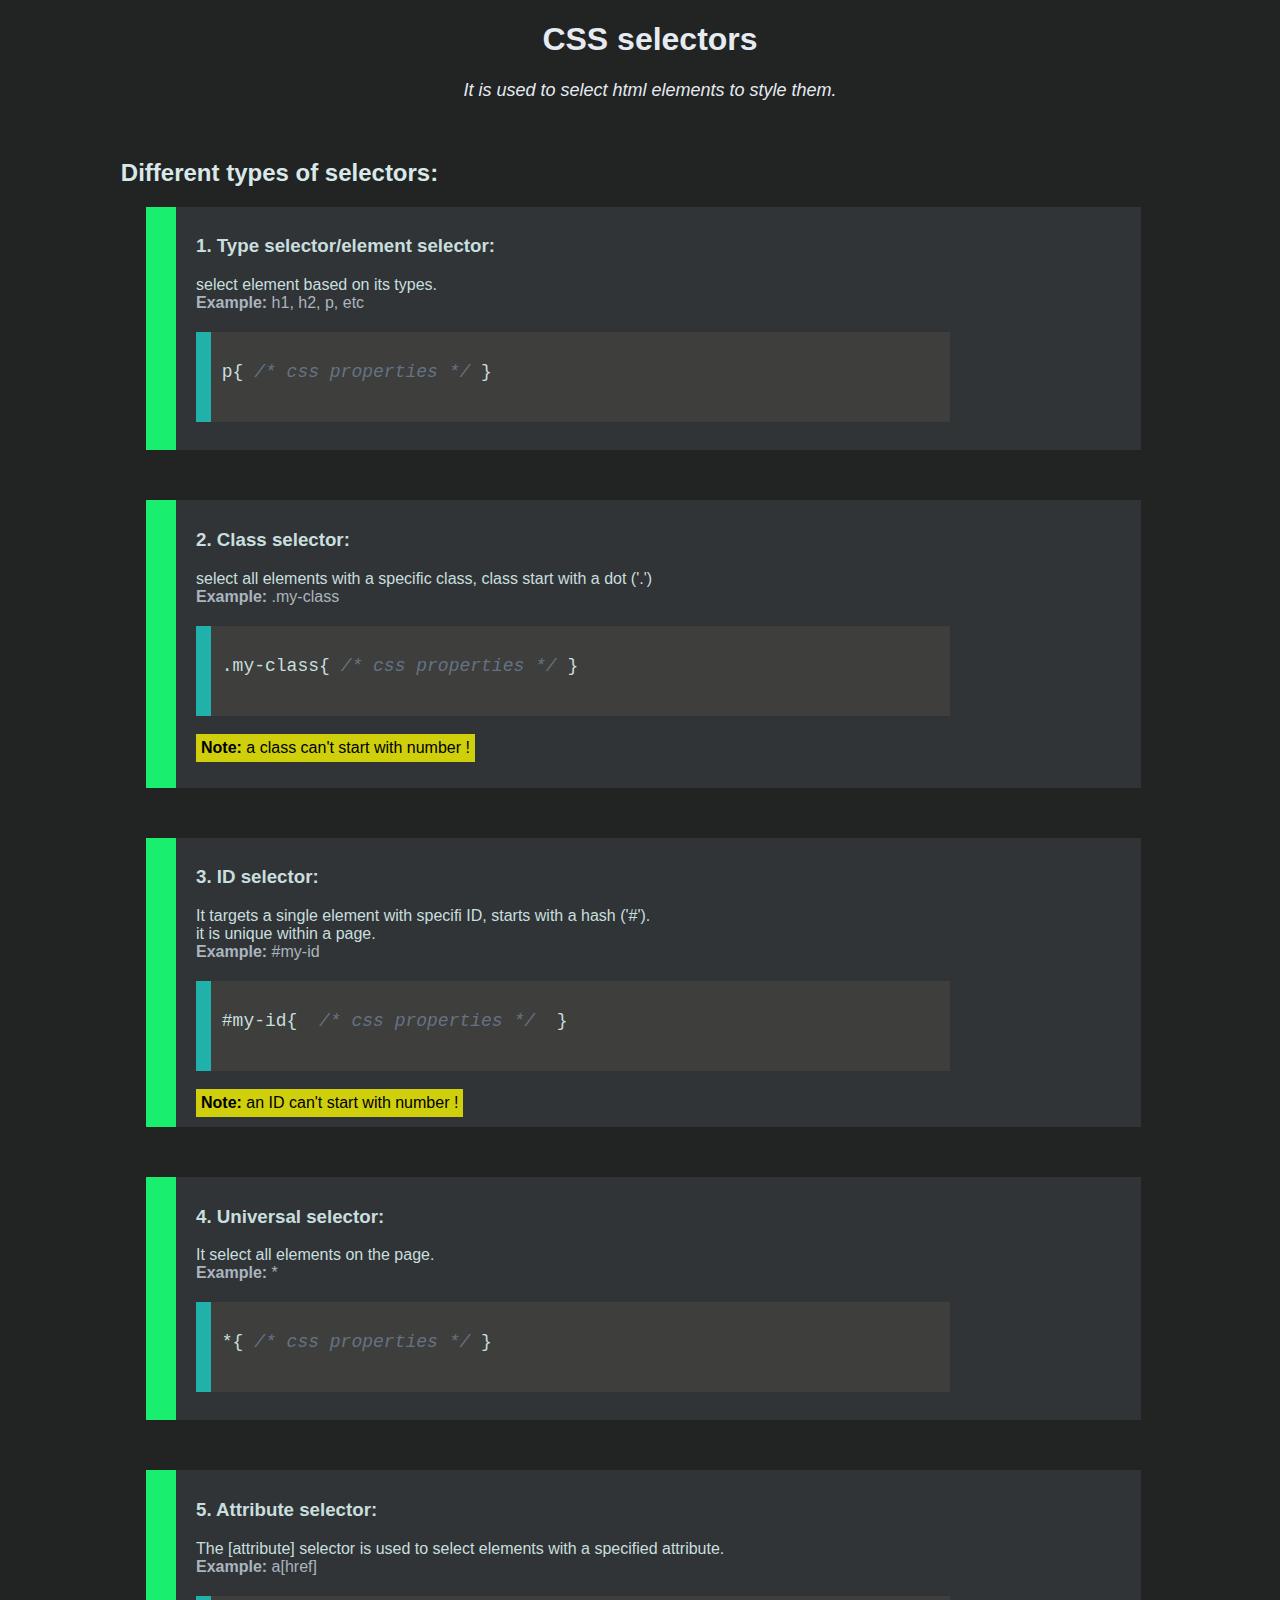
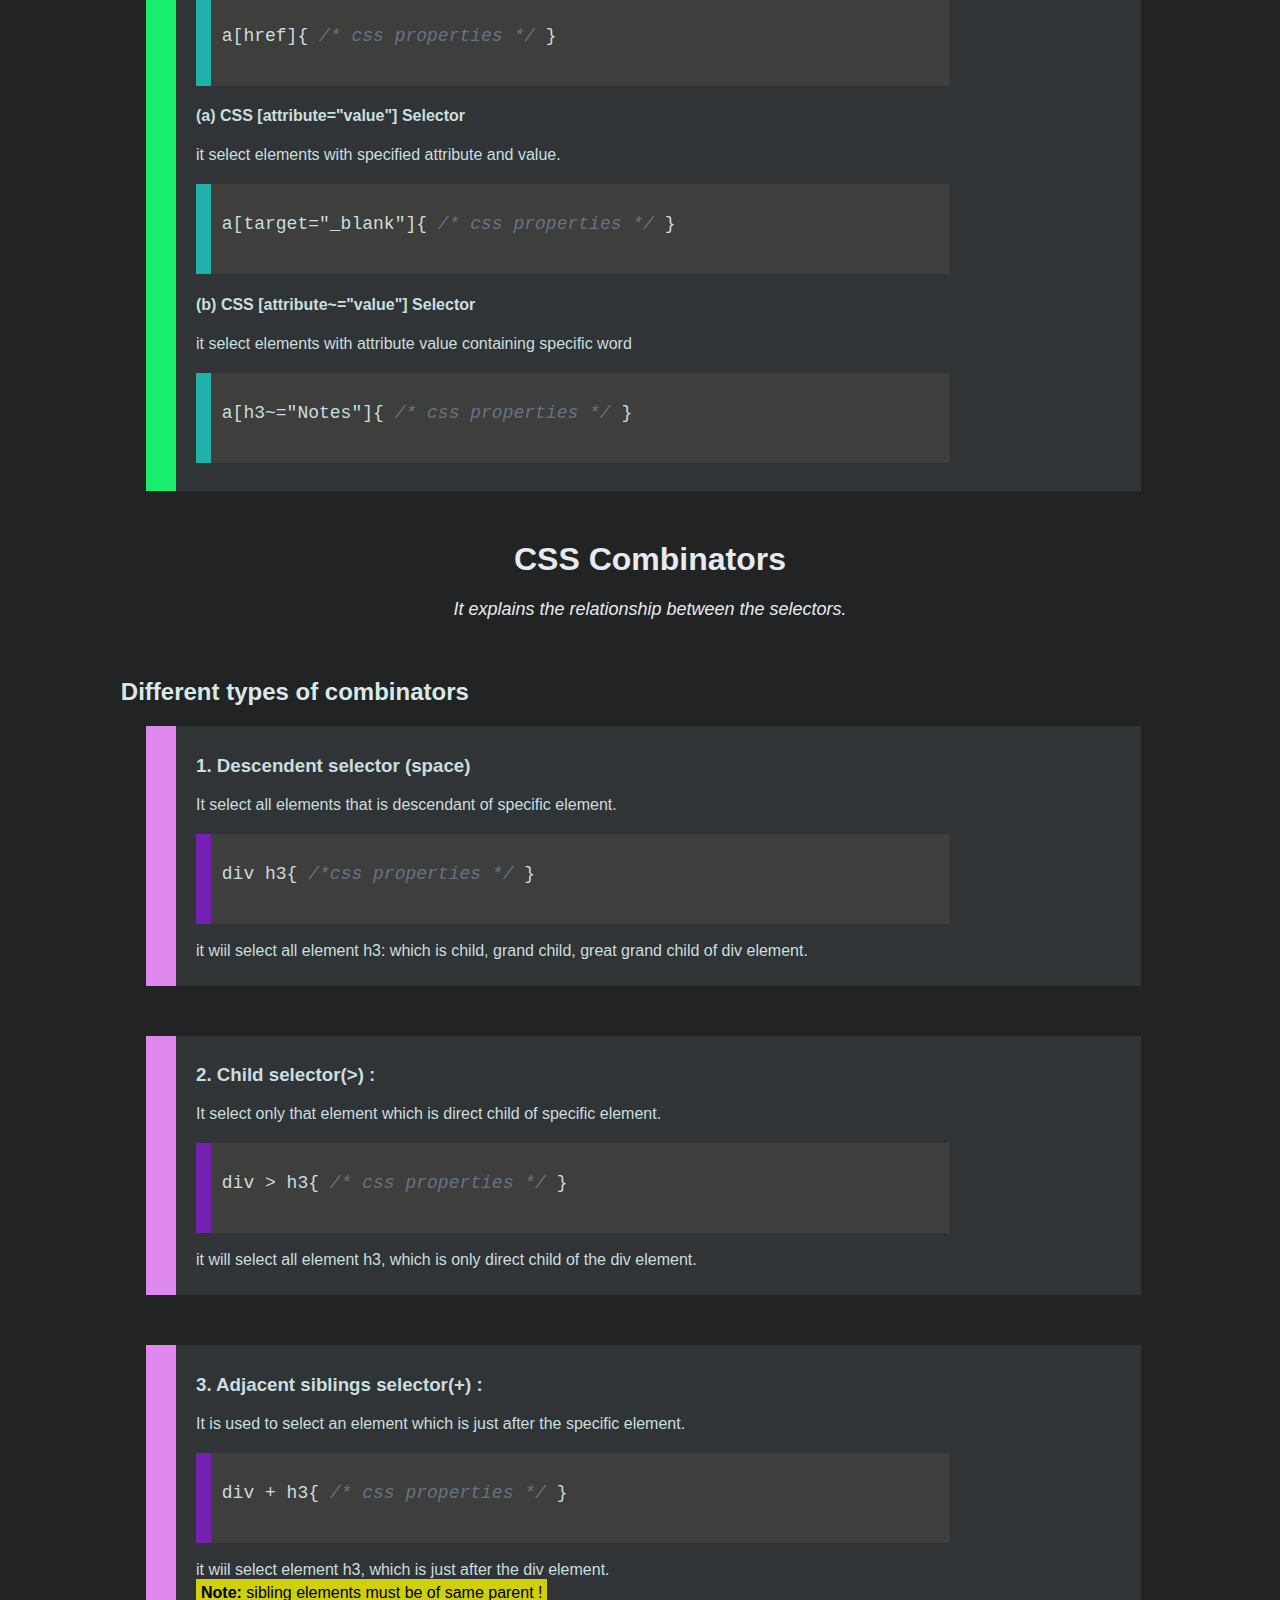
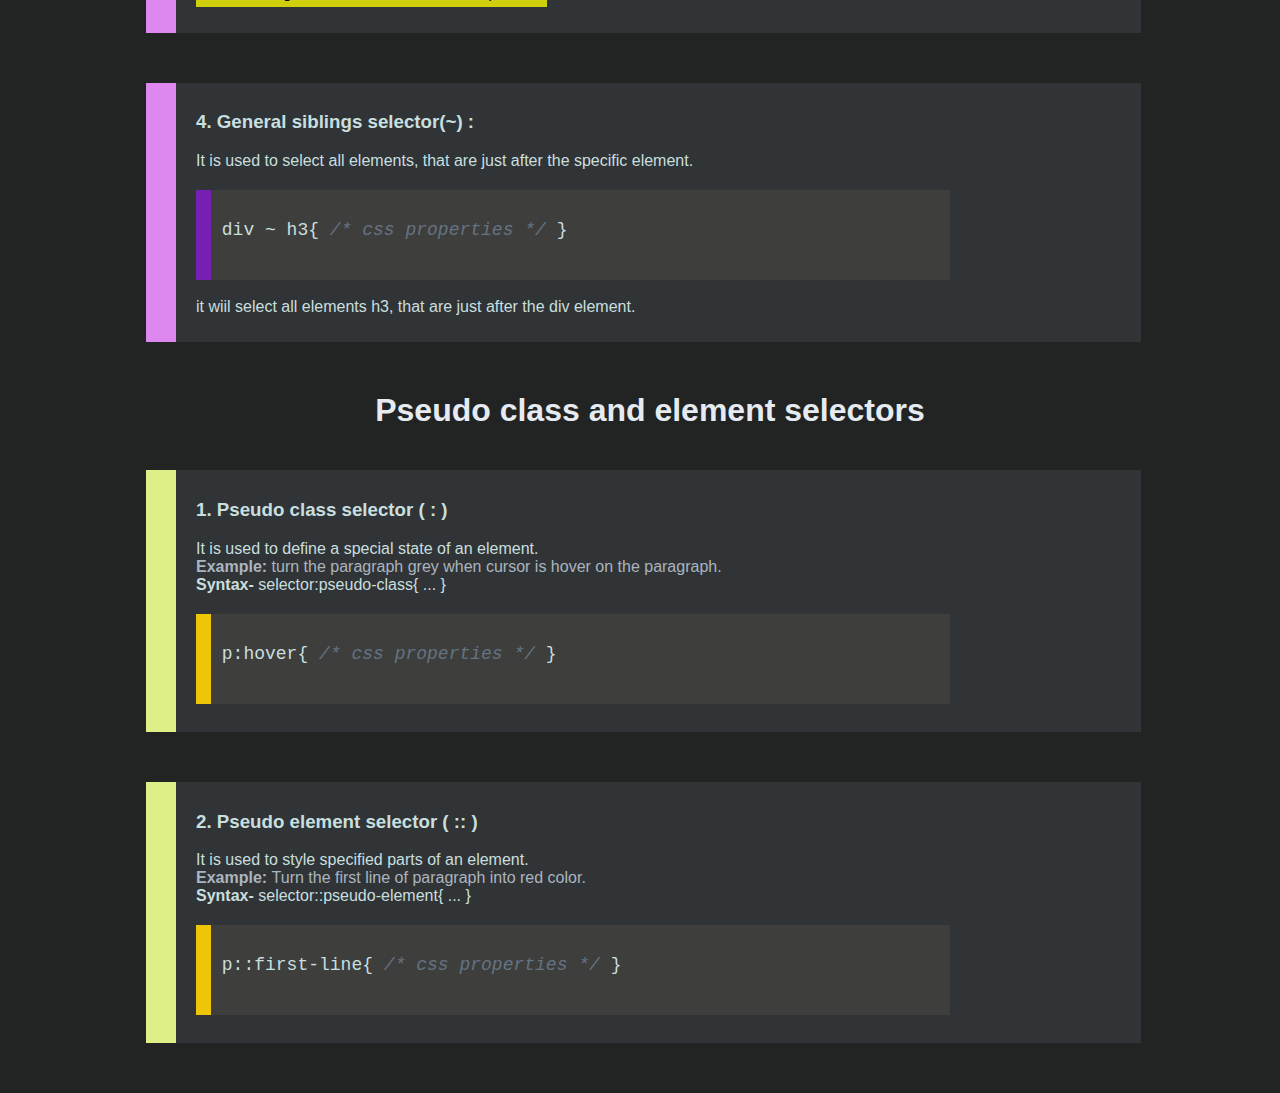
<file: index.html>
<!DOCTYPE html>
<html lang="en">

<head>
    <meta charset="UTF-8">
    <meta http-equiv="X-UA-Compatible" content="IE=edge">
    <meta name="viewport" content="width=device-width, initial-scale=1.0">
    <link rel="stylesheet" href="styles.css">
    <title>CSS SELECTORS</title>
</head>

<body>
    <div id="heading">
        <h1>CSS selectors</h1>
        <p>It is used to select html elements to style them.</p>
    </div>

    <h2>Different types of selectors:</h2>

    <!-- type-selector -->
    <div class="selector-types">
        <h3>1. Type selector/element selector: </h3>
        <p>select element based on its types. <spam class="example"><b>Example:</b> h1, h2, p, etc</spam></p>
        <pre class="pre-selector"> p{<span class="comment"> /* css properties */ </span>} </pre>
    </div>

    <!-- Class selector -->
    <div class="selector-types">
        <h3>2. Class selector: </h3>
        <p>select all elements with a specific class, class start with a dot ('.')
           <span class="example"><b>Example:</b> .my-class</span>
           <pre class="pre-selector"> .my-class{<span class="comment"> /* css properties */ </span>}</pre>
           <mark><strong>Note:</strong> a class can't start with number !</mark>
        </p>
    </div>

    <!-- ID selector -->
    <div class="selector-types">
        <h3>3. ID selector: </h3>
        <p>It targets a single element with specifi ID, starts with a hash ('#').<br>
           it is unique within a page.
        <span class="example"><b>Example:</b> #my-id</span></p>
        <pre class="pre-selector"> #my-id{ <span class="comment"> /* css properties */ </span> }</pre>
        <mark><strong>Note: </strong>an ID can't start with number !</mark>
    </div>

    <!-- Universal selector -->
    <div class="selector-types">
        <h3>4. Universal selector: </h3>
        <p>It select all elements on the page. 
        <span class="example"><b>Example:</b> *</span></p>
        <pre class="pre-selector"> *{<span class="comment"> /* css properties */ </span>}</pre>
    </div>

    
    <!-- Attribute selector -->
    <div class="selector-types">
        <h3>5. Attribute selector: </h3>
        <p>The [attribute] selector is used to select elements with a specified attribute.
            <span class="example"><b>Example:</b> a[href] </span></p>
            <pre class="pre-selector"> a[href]{<span class="comment"> /* css properties */ </span>}</pre>
            <!--CSS attribute value selector-->
            <h4>(a) CSS [attribute="value"] Selector</h4>
            it select elements with specified attribute and value.
            <pre class="pre-selector"> a[target="_blank"]{<span class="comment"> /* css properties */ </span>}</pre>
            
            <!--CSS attribute value selector with speciic word-->
            <h4>(b) CSS [attribute~="value"] Selector</h4>
            it select elements with attribute value containing specific word
            <pre class="pre-selector"> a[h3~="Notes"]{<span class="comment"> /* css properties */ </span>}</pre>
        </div>
        
    <!--CSS COMBINATORS-->
    <div id="heading">
        <h1>CSS Combinators</h1>
        <p>It explains the relationship between the selectors.</p>
    </div>
    <h2>Different types of combinators</h2>

    <!--Descendent selector-->
    <div class="combinator-types">
        <h3>1. Descendent selector (space)</h3>
        <p>It select all elements that is descendant of specific element.
            <span class="example">
            <pre class="pre-combinator"> div h3{<span class="comment"> /*css properties */ </span>}</pre>
            it wiil select all element h3: which is child, grand child, great grand child of div element.
        </p>
    </div>

    <!--Child selector-->
    <div class="combinator-types">
        <h3>2. Child selector(>) : </h3>
        <p>It select only that  element which is direct child of specific element.
        <span class="example">
        <pre class="pre-combinator"> div > h3{<span class="comment"> /* css properties */ </span>}</pre>
        it will select all element h3, which is only direct child of the div element.
        </p>
    </div>

    <!--Adjacent sibling selector -->
    <div class="combinator-types">
        <h3>3. Adjacent siblings selector(+) : </h3>
        <p>It is used to select an element which is just after the specific element.
        <span class="example">
        <pre class="pre-combinator"> div + h3{<span class="comment"> /* css properties */ </span>}</pre>
        it wiil select element h3, which is just after the div element.
        <mark><strong>Note:</strong> sibling elements must be of same parent !</mark>
        </p>
    </div>

    <!--General sibling selector -->
    <div class="combinator-types">
        <h3>4. General siblings selector(~) : </h3>
        <p>It is used to select all elements, that are just after the specific element.
        <span class="example">
        <pre class="pre-combinator"> div ~ h3{<span class="comment"> /* css properties */ </span>}</pre>
        it wiil select all elements h3, that are just after the div element.
        </p>
    </div>

    <!--Pseudo class and element selector-->
    <div id="heading">
        <h1>Pseudo class and element selectors</h1>
    </div>

    <!--Pseudo class selector-->
    <div class="pseudo-selector">
        <h3>1. Pseudo class selector ( : ) </h3>
        <p>It is used to define a special state of an element.<spam class="example"><b>Example:</b> turn the paragraph grey when cursor is hover on the paragraph.</spam>
        <b>Syntax- </b>selector:pseudo-class{ ... }</p>
        <pre class="pre-pseudo-selector"> p:hover{<span class="comment"> /* css properties */ </span>} </pre>
    </div>

    <!--Pseudo element selector-->
    <div class="pseudo-selector">
        <h3>2. Pseudo element selector ( :: ) </h3>
        <p>It is used to style specified parts of an element.<spam class="example"><b>Example: </b>Turn the first line of paragraph into red color.</spam>
        <b>Syntax- </b>selector::pseudo-element{ ... }</p>
        <pre class="pre-pseudo-selector"> p::first-line{<span class="comment"> /* css properties */ </span>} </pre>
    </div>    
</body>

</html>
</file>
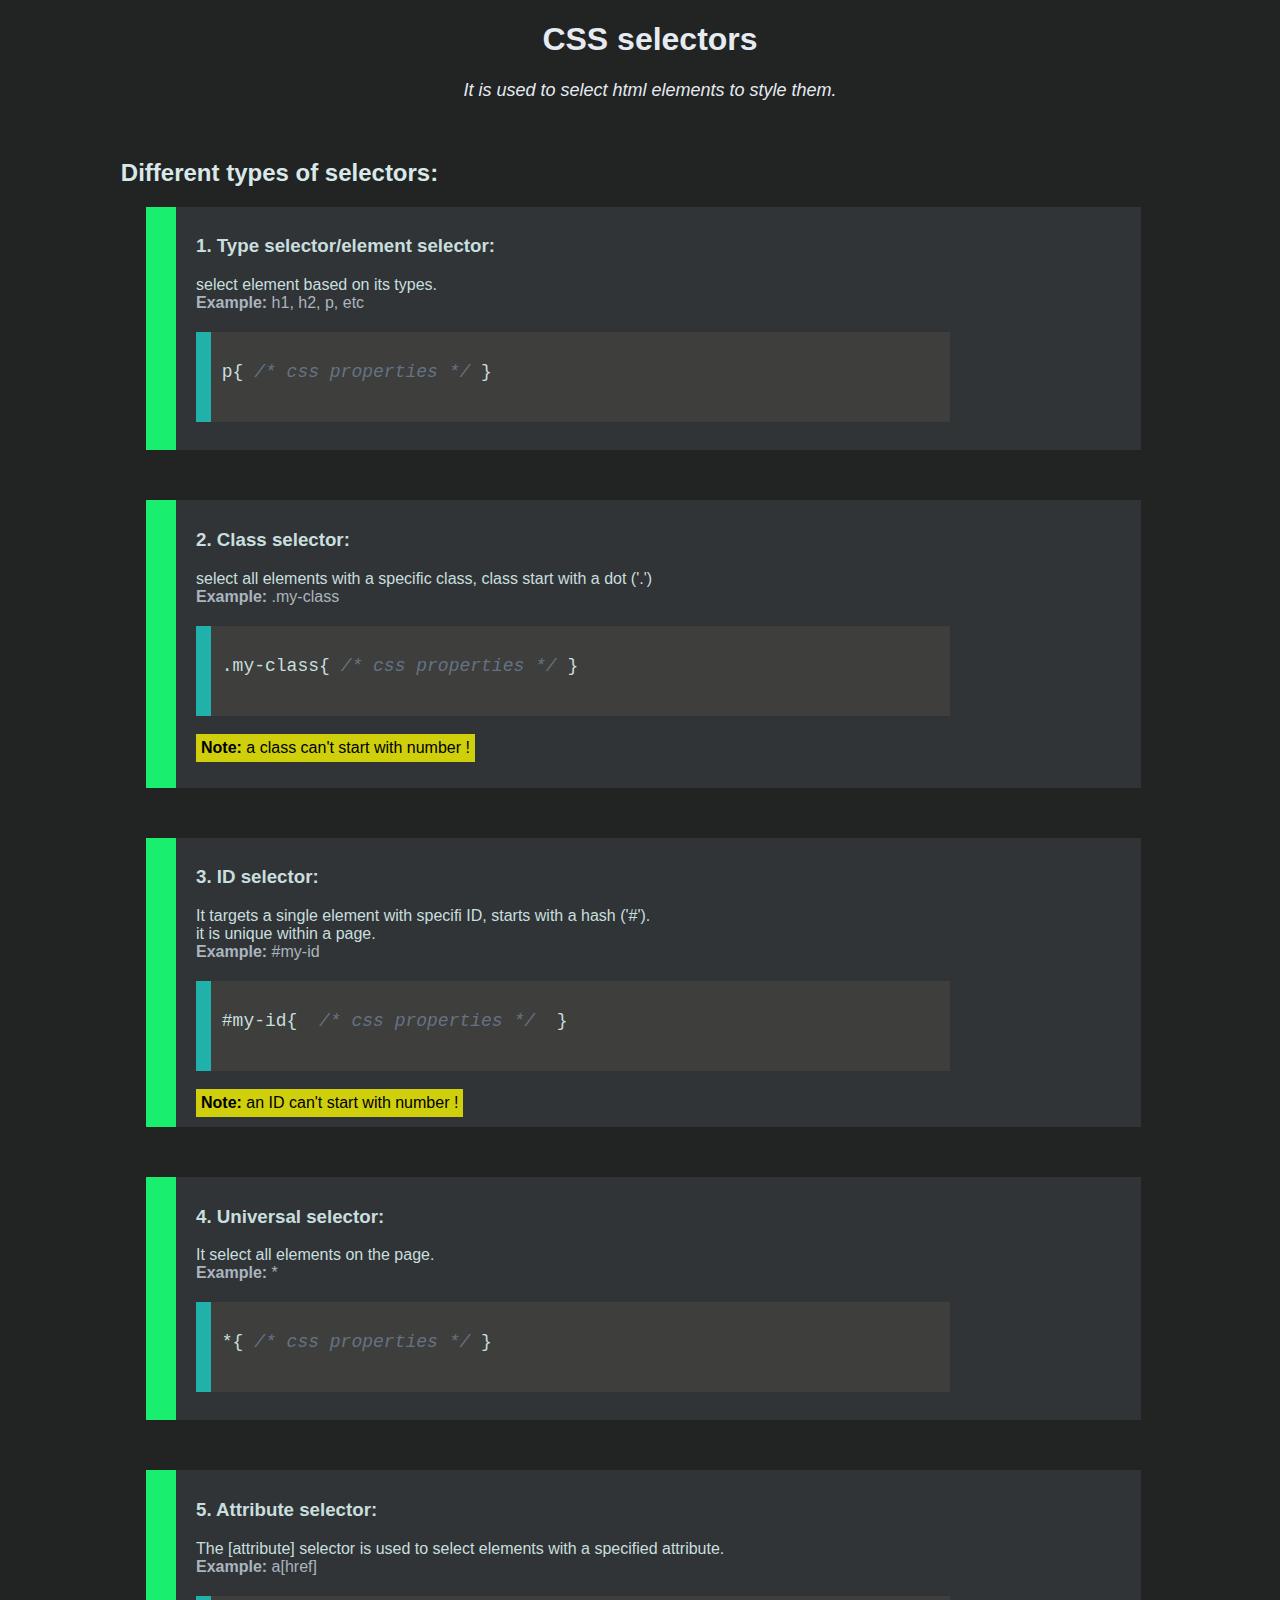
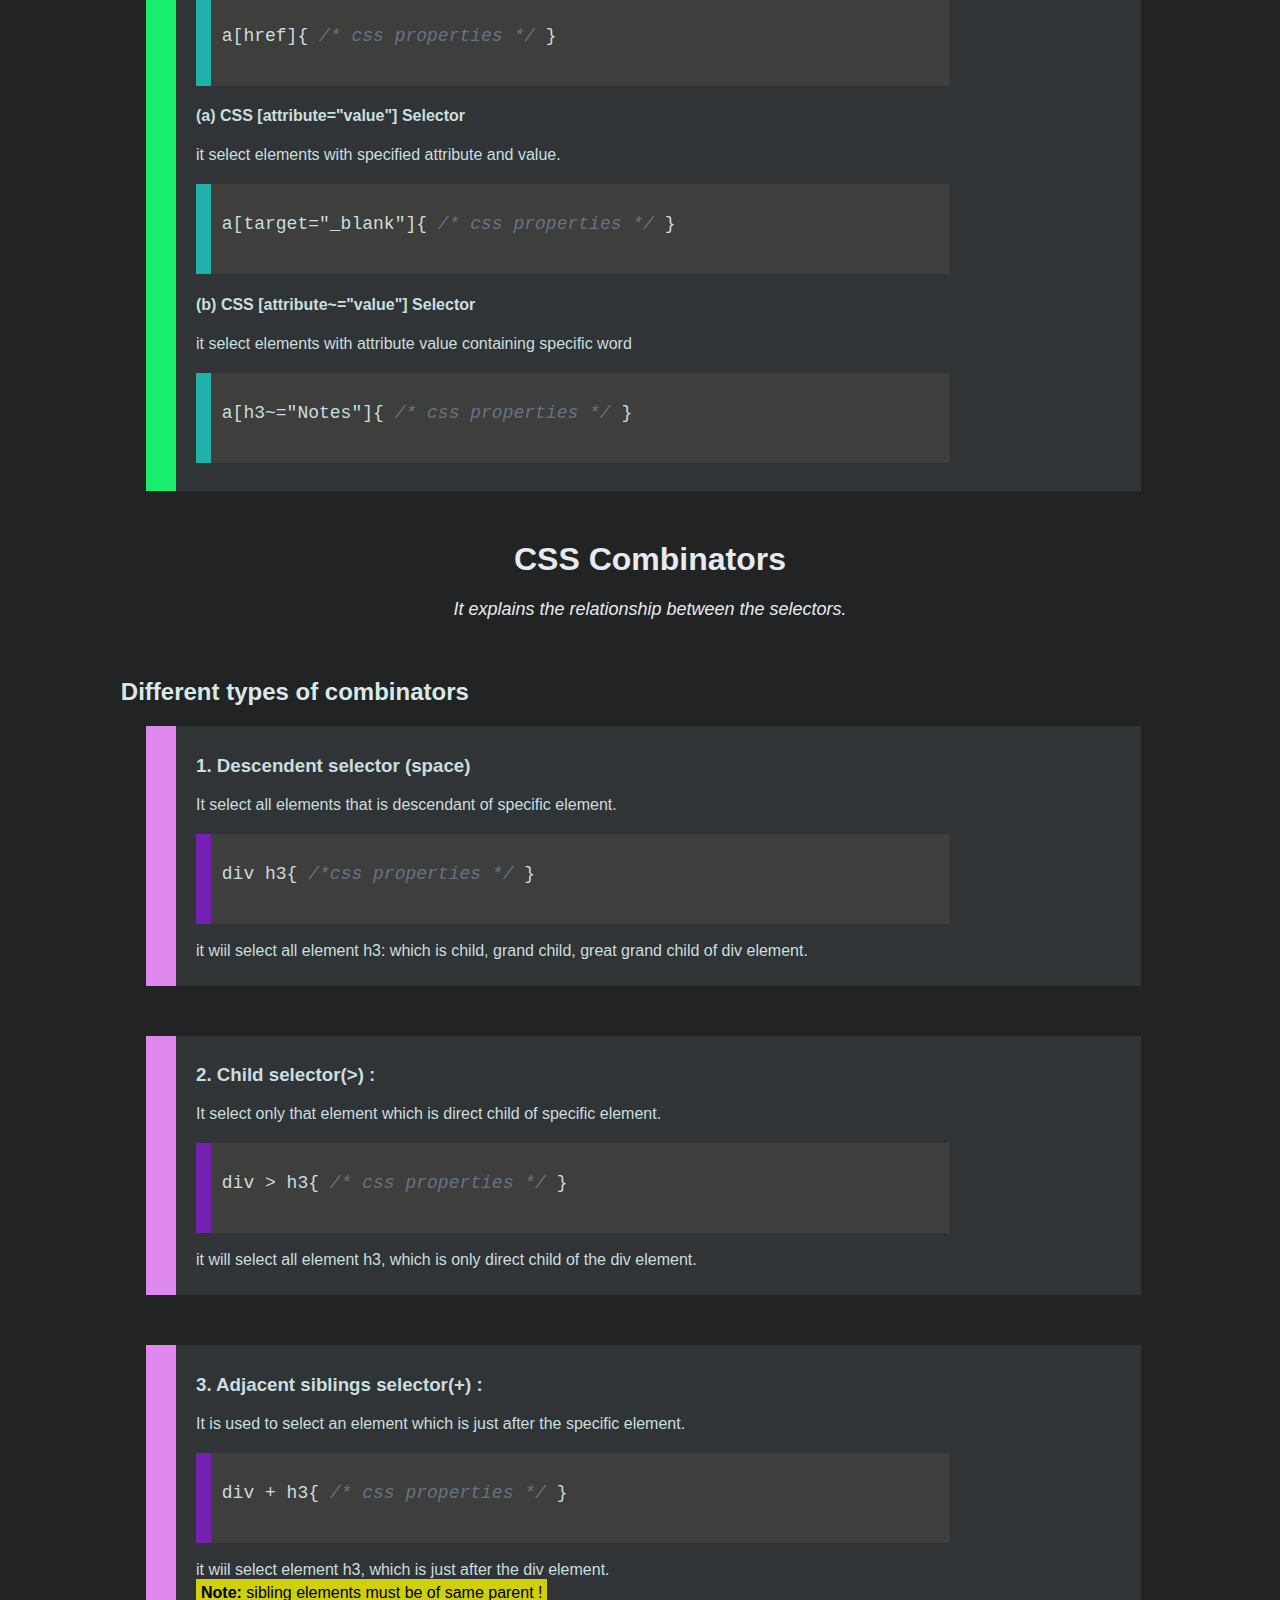
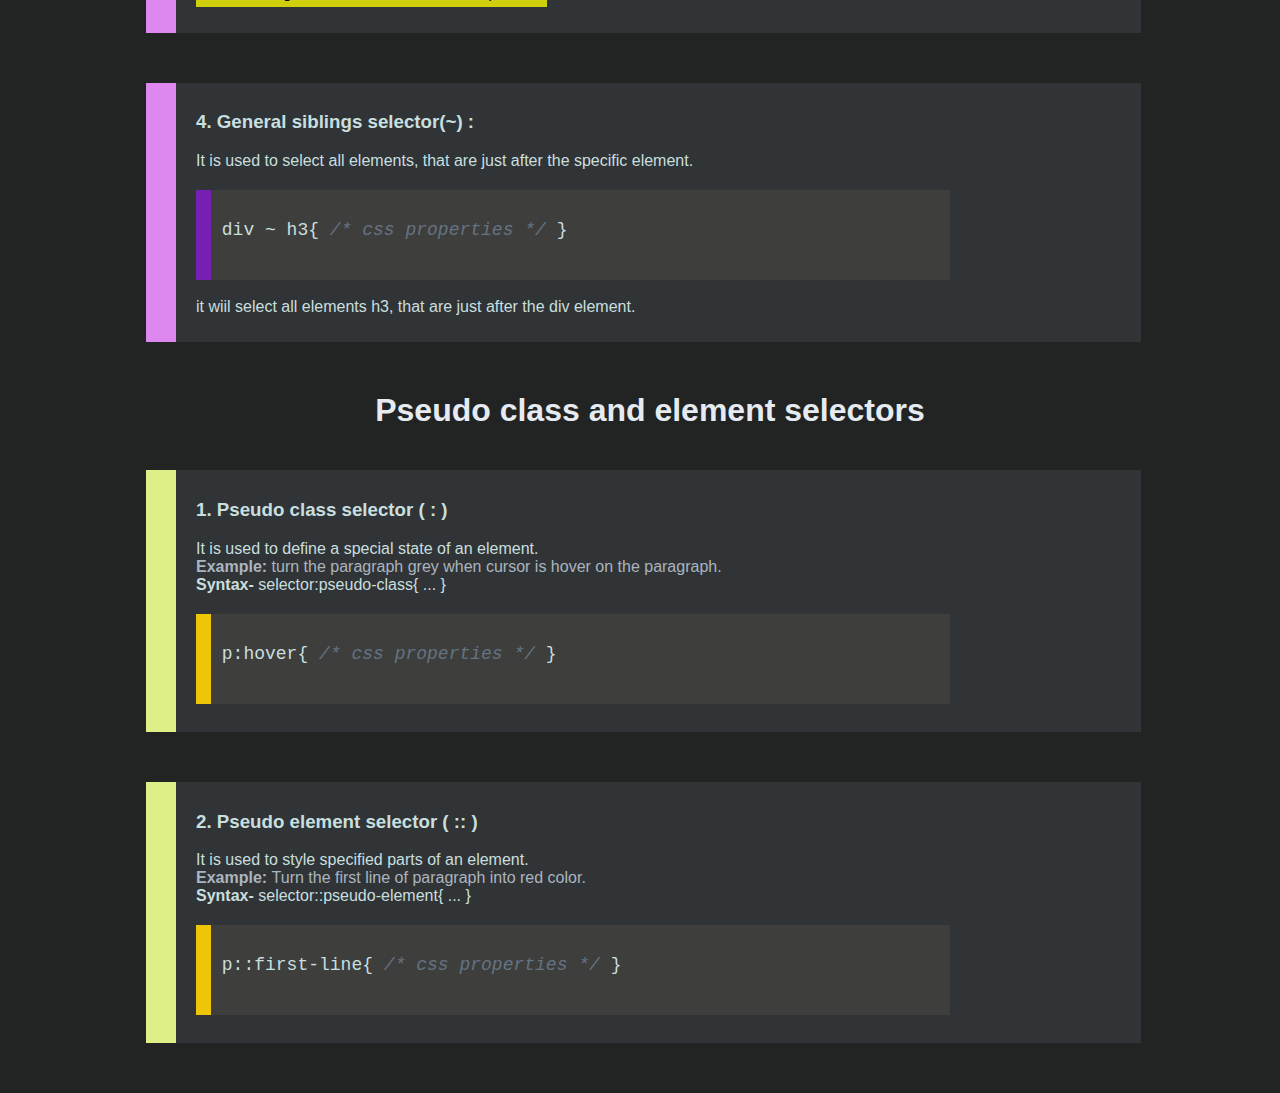
<file: 1.selectors.html>
<!DOCTYPE html>
<html lang="en">

<head>
    <meta charset="UTF-8">
    <meta http-equiv="X-UA-Compatible" content="IE=edge">
    <meta name="viewport" content="width=device-width, initial-scale=1.0">
    <link rel="stylesheet" href="1.selectors.css">
    <title>CSS SELECTORS</title>
</head>

<body>
    <div id="heading">
        <h1>CSS selectors</h1>
        <p>It is used to select html elements to style them.</p>
    </div>

    <h2>Different types of selectors:</h2>

    <!-- type-selector -->
    <div class="selector-types">
        <h3>1. Type selector/element selector: </h3>
        <p>select element based on its types. <spam class="example"><b>Example:</b> h1, h2, p, etc</spam></p>
        <pre class="pre-selector"> p{<span class="comment"> /* css properties */ </span>} </pre>
    </div>

    <!-- Class selector -->
    <div class="selector-types">
        <h3>2. Class selector: </h3>
        <p>select all elements with a specific class, class start with a dot ('.')
           <span class="example"><b>Example:</b> .my-class</span>
           <pre class="pre-selector"> .my-class{<span class="comment"> /* css properties */ </span>}</pre>
           <mark><strong>Note:</strong> a class can't start with number !</mark>
        </p>
    </div>

    <!-- ID selector -->
    <div class="selector-types">
        <h3>3. ID selector: </h3>
        <p>It targets a single element with specifi ID, starts with a hash ('#').<br>
           it is unique within a page.
        <span class="example"><b>Example:</b> #my-id</span></p>
        <pre class="pre-selector"> #my-id{ <span class="comment"> /* css properties */ </span> }</pre>
        <mark><strong>Note: </strong>an ID can't start with number !</mark>
    </div>

    <!-- Universal selector -->
    <div class="selector-types">
        <h3>4. Universal selector: </h3>
        <p>It select all elements on the page. 
        <span class="example"><b>Example:</b> *</span></p>
        <pre class="pre-selector"> *{<span class="comment"> /* css properties */ </span>}</pre>
    </div>

    
    <!-- Attribute selector -->
    <div class="selector-types">
        <h3>5. Attribute selector: </h3>
        <p>The [attribute] selector is used to select elements with a specified attribute.
            <span class="example"><b>Example:</b> a[href] </span></p>
            <pre class="pre-selector"> a[href]{<span class="comment"> /* css properties */ </span>}</pre>
            <!--CSS attribute value selector-->
            <h4>(a) CSS [attribute="value"] Selector</h4>
            it select elements with specified attribute and value.
            <pre class="pre-selector"> a[target="_blank"]{<span class="comment"> /* css properties */ </span>}</pre>
            
            <!--CSS attribute value selector with speciic word-->
            <h4>(b) CSS [attribute~="value"] Selector</h4>
            it select elements with attribute value containing specific word
            <pre class="pre-selector"> a[h3~="Notes"]{<span class="comment"> /* css properties */ </span>}</pre>
        </div>
        
    <!--CSS COMBINATORS-->
    <div id="heading">
        <h1>CSS Combinators</h1>
        <p>It explains the relationship between the selectors.</p>
    </div>
    <h2>Different types of combinators</h2>

    <!--Descendent selector-->
    <div class="combinator-types">
        <h3>1. Descendent selector (space)</h3>
        <p>It select all elements that is descendant of specific element.
            <span class="example">
            <pre class="pre-combinator"> div h3{<span class="comment"> /*css properties */ </span>}</pre>
            it wiil select all element h3: which is child, grand child, great grand child of div element.
        </p>
    </div>

    <!--Child selector-->
    <div class="combinator-types">
        <h3>2. Child selector(>) : </h3>
        <p>It select only that  element which is direct child of specific element.
        <span class="example">
        <pre class="pre-combinator"> div > h3{<span class="comment"> /* css properties */ </span>}</pre>
        it will select all element h3, which is only direct child of the div element.
        </p>
    </div>

    <!--Adjacent sibling selector -->
    <div class="combinator-types">
        <h3>3. Adjacent siblings selector(+) : </h3>
        <p>It is used to select an element which is just after the specific element.
        <span class="example">
        <pre class="pre-combinator"> div + h3{<span class="comment"> /* css properties */ </span>}</pre>
        it wiil select element h3, which is just after the div element.
        <mark><strong>Note:</strong> sibling elements must be of same parent !</mark>
        </p>
    </div>

    <!--General sibling selector -->
    <div class="combinator-types">
        <h3>4. General siblings selector(~) : </h3>
        <p>It is used to select all elements, that are just after the specific element.
        <span class="example">
        <pre class="pre-combinator"> div ~ h3{<span class="comment"> /* css properties */ </span>}</pre>
        it wiil select all elements h3, that are just after the div element.
        </p>
    </div>

    <!--Pseudo class and element selector-->
    <div id="heading">
        <h1>Pseudo class and element selectors</h1>
    </div>

    <!--Pseudo class selector-->
    <div class="pseudo-selector">
        <h3>1. Pseudo class selector ( : ) </h3>
        <p>It is used to define a special state of an element.<spam class="example"><b>Example:</b> turn the paragraph grey when cursor is hover on the paragraph.</spam>
        <b>Syntax- </b>selector:pseudo-class{ ... }</p>
        <pre class="pre-pseudo-selector"> p:hover{<span class="comment"> /* css properties */ </span>} </pre>
    </div>

    <!--Pseudo element selector-->
    <div class="pseudo-selector">
        <h3>2. Pseudo element selector ( :: ) </h3>
        <p>It is used to style specified parts of an element.<spam class="example"><b>Example: </b>Turn the first line of paragraph into red color.</spam>
        <b>Syntax- </b>selector::pseudo-element{ ... }</p>
        <pre class="pre-pseudo-selector"> p::first-line{<span class="comment"> /* css properties */ </span>} </pre>
    </div>    
</body>

</html>
</file>
<file: styles.css>
body{
    background-color: rgb(34, 35, 35);
    padding-left: 20px;
    margin: 0;
}


#heading{
    font-family: 'Segoe UI', Tahoma, Geneva, Verdana, sans-serif;
    color: rgb(229, 235, 241);
    text-align: center;
    padding-bottom: 20px;
    
}

h2{
    font-family: Verdana, Geneva, Tahoma, sans-serif;
    color:rgb(217, 233, 233);
    margin-left: 8%;
}

#heading p{
    font-size: 18px;
    font-style: italic;
}

pre {
    background-color: rgb(62, 62, 61);
    width: inherit;
    height: inherit;
    min-width: 100px;
    min-height: 60px;
    font-size: 18px;
    text-align: left;
    padding-top: 30px;
    padding-right: 30px;
    margin-top: 20px;
    font-family: 'Courier New', Courier, monospace;
}
.pre-selector {
    border-left: solid 15px lightseagreen;
}

.pre-combinator {
    border-left: solid 15px rgb(117, 32, 178);
}

.pre-pseudo-selector{
    border-left: solid 15px rgb(239, 197, 8);
}

.comment{
    color: rgb(100, 115, 131);
    font-style: italic;
}

.selector-types{
    font-family: 'Lucida Sans', 'Lucida Sans Regular', 'Lucida Grande', 'Lucida Sans Unicode', Geneva, Verdana, sans-serif;
    color: rgb(200, 223, 223);
    font-size: 16px;
    border-left: 30px solid rgb(25, 238, 110);
    padding-left: 20px;
    margin-bottom: 50px;
    background-color:rgb(49, 52, 54);
    padding-bottom: 10px;
    padding-top: 10px;
    width: 75%; 
    margin-left: 10%;
}

.combinator-types{
    font-family: 'Lucida Sans', 'Lucida Sans Regular', 'Lucida Grande', 'Lucida Sans Unicode', Geneva, Verdana, sans-serif;
    color: rgb(200, 223, 223);
    font-size: 16px;
    border-left: 30px solid rgb(222, 136, 239);
    padding-left: 20px;
    margin-bottom: 50px;
    background-color:rgb(49, 52, 54);
    padding-bottom: 10px;
    padding-top: 10px;
    width: 75%; 
    margin-left: 10%;
}

.pseudo-selector{
    font-family: 'Lucida Sans', 'Lucida Sans Regular', 'Lucida Grande', 'Lucida Sans Unicode', Geneva, Verdana, sans-serif;
    color: rgb(200, 223, 223);
    font-size: 16px;
    border-left: 30px solid rgb(223, 239, 136);
    padding-left: 20px;
    margin-bottom: 50px;
    background-color:rgb(49, 52, 54);
    padding-bottom: 10px;
    padding-top: 10px;
    width: 75%; 
    margin-left: 10%;
}

mark{
    display: block;
    width: fit-content;
    padding: 5px;
    background-color: rgb(207, 207, 11);
}
.example{
    display: block;
    color: rgb(170, 181, 191);
    font-family: 'Segoe UI', Tahoma, Geneva, Verdana, sans-serif;
}

div:hover{
    background-color: rgb(36, 45, 21);
}
</file>
<file: 1.selectors.css>
body{
    background-color: rgb(34, 35, 35);
    padding-left: 20px;
    margin: 0;
}


#heading{
    font-family: 'Segoe UI', Tahoma, Geneva, Verdana, sans-serif;
    color: rgb(229, 235, 241);
    text-align: center;
    padding-bottom: 20px;
    
}

h2{
    font-family: Verdana, Geneva, Tahoma, sans-serif;
    color:rgb(217, 233, 233);
    margin-left: 8%;
}

#heading p{
    font-size: 18px;
    font-style: italic;
}

pre {
    background-color: rgb(62, 62, 61);
    width: inherit;
    height: inherit;
    min-width: 100px;
    min-height: 60px;
    font-size: 18px;
    text-align: left;
    padding-top: 30px;
    padding-right: 30px;
    margin-top: 20px;
    font-family: 'Courier New', Courier, monospace;
}
.pre-selector {
    border-left: solid 15px lightseagreen;
}

.pre-combinator {
    border-left: solid 15px rgb(117, 32, 178);
}

.pre-pseudo-selector{
    border-left: solid 15px rgb(239, 197, 8);
}

.comment{
    color: rgb(100, 115, 131);
    font-style: italic;
}

.selector-types{
    font-family: 'Lucida Sans', 'Lucida Sans Regular', 'Lucida Grande', 'Lucida Sans Unicode', Geneva, Verdana, sans-serif;
    color: rgb(200, 223, 223);
    font-size: 16px;
    border-left: 30px solid rgb(25, 238, 110);
    padding-left: 20px;
    margin-bottom: 50px;
    background-color:rgb(49, 52, 54);
    padding-bottom: 10px;
    padding-top: 10px;
    width: 75%; 
    margin-left: 10%;
}

.combinator-types{
    font-family: 'Lucida Sans', 'Lucida Sans Regular', 'Lucida Grande', 'Lucida Sans Unicode', Geneva, Verdana, sans-serif;
    color: rgb(200, 223, 223);
    font-size: 16px;
    border-left: 30px solid rgb(222, 136, 239);
    padding-left: 20px;
    margin-bottom: 50px;
    background-color:rgb(49, 52, 54);
    padding-bottom: 10px;
    padding-top: 10px;
    width: 75%; 
    margin-left: 10%;
}

.pseudo-selector{
    font-family: 'Lucida Sans', 'Lucida Sans Regular', 'Lucida Grande', 'Lucida Sans Unicode', Geneva, Verdana, sans-serif;
    color: rgb(200, 223, 223);
    font-size: 16px;
    border-left: 30px solid rgb(223, 239, 136);
    padding-left: 20px;
    margin-bottom: 50px;
    background-color:rgb(49, 52, 54);
    padding-bottom: 10px;
    padding-top: 10px;
    width: 75%; 
    margin-left: 10%;
}

mark{
    display: block;
    width: fit-content;
    padding: 5px;
    background-color: rgb(207, 207, 11);
}
.example{
    display: block;
    color: rgb(170, 181, 191);
    font-family: 'Segoe UI', Tahoma, Geneva, Verdana, sans-serif;
}

div:hover{
    background-color: rgb(36, 45, 21);
}
</file>
